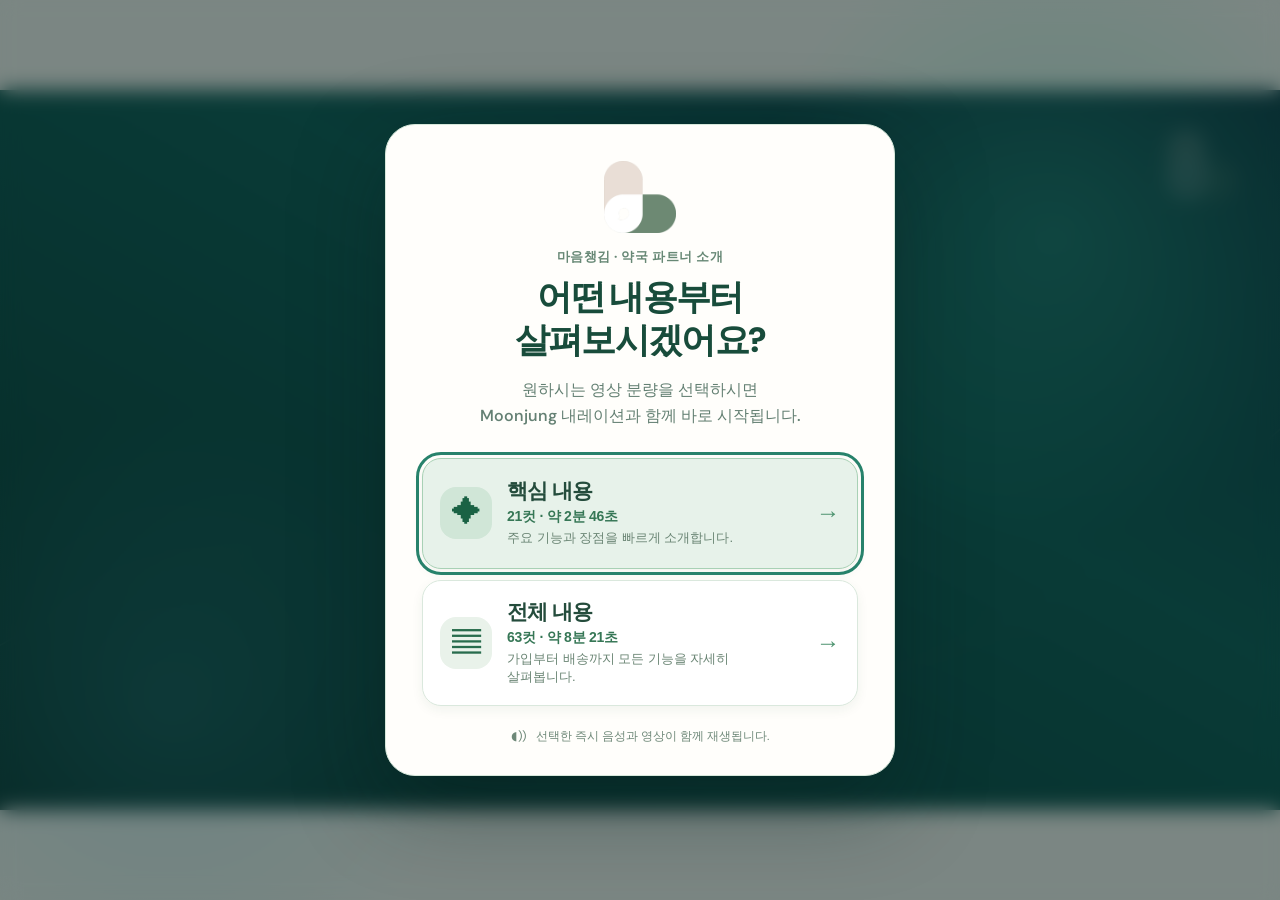
<file: v1/index.html>
<!doctype html>
<html lang="ko"><head><meta charset="utf-8"><meta name="viewport" content="width=device-width,initial-scale=1">
<meta name="theme-color" content="#071c29"><meta name="description" content="마음챙김 약국·약사 통합 운영 플랫폼 — 63컷 인터랙티브 소개 영상">
<title>마음챙김 | 풀스크린 브랜드 필름 6.1</title><link rel="icon" type="image/png" sizes="any" href="./brand-logo-icon.png"><link rel="apple-touch-icon" href="./brand-logo-icon.png"><link rel="stylesheet" href="design.css"></head>
<body><div class="shell">
 <header class="headbar">
  <div class="brand"><span class="brand-emblem"><span></span><span></span><span></span></span><strong>마음챙김</strong><small>BRAND MOTION STUDIO / 63 SCENES</small></div>
  <div class="headmeta"><span class="live-dot"></span> INTERACTIVE BRAND FILM <b>V4.0</b><span class="line"></span> MOONJUNG NARRATION</div>
 </header>
 <main class="screen-area">
  <div class="stage-frame" id="stageFrame">
    <svg id="stage" xmlns="http://www.w3.org/2000/svg" role="img" aria-label="마음챙김 서비스 소개 모션그래픽" width="1600" height="900" viewBox="0 0 1600 900"></svg>
    <div class="chapter-toast" id="chapterToast" aria-live="polite"></div>
  </div>
  <div class="reel">
   <div class="reel-head"><span class="reel-label">THE STORY</span><span class="reel-title" id="nowTitle">01 · 복잡한 약국 업무</span>
     <span id="chapterLabel" class="current-chapter">01 / INTRO</span><span class="reel-time" id="clock">00:00 / 08:21</span>
   </div>
   <div class="chapter-track" id="chapterTrack" aria-label="챕터별 진행도"></div>
   <input aria-label="영상 재생 위치 이동" type="range" id="seek" min="0" step=".02" value="0">
   <div class="controls">
    <button id="play" class="primary" aria-label="재생 또는 일시정지">▶ 재생</button>
    <button id="prev" title="이전 컷" aria-label="이전 컷">‹</button><button id="next" title="다음 컷" aria-label="다음 컷">›</button>
    <button id="muted" title="음성 끄기 / 켜기" aria-label="음성 끄기">◖))</button>
    <select aria-label="재생 모드" id="mode"><option value="all">전체 63컷</option><option value="highlights">핵심 21컷</option></select>
    <select aria-label="챕터 이동" id="chapters"></select>
    <button id="sceneListBtn" title="전체 컷 목차 열기" aria-label="컷 목차 보기">☷ 컷 목차</button>
    <div class="spacer"></div><button id="captionsBtn" aria-label="자막 표시" aria-pressed="false">▤ 자막</button>
    <button id="fullscreen" aria-label="전체화면 전환">⛶</button><span class="voice-tag">● MOONJUNG</span>
   </div>
  </div>
 </main>
 <footer class="disclaimer">
  <span>63컷 · 11챕터 · 개별 SVG 모션 · 음성 길이 기반 자동 전환 · 공식 명칭 ‘마음챙김’</span>
  <span>내부 검수용 · 화면·수치·고객정보는 모식도 · Typecast Free API 상업적 배포 조건 확인 필요</span>
 </footer>
 <dialog id="startDialog" class="play-choice-dialog" aria-labelledby="startHeading" aria-describedby="startSummary" aria-modal="true">
  <div class="play-choice-content">
   <img class="play-choice-logo" src="./brand-logo-icon.png" alt="마음챙김 공식 로고">
   <p class="play-choice-eyebrow">마음챙김 · 약국 파트너 소개</p>
   <h1 id="startHeading">어떤 내용부터<br>살펴보시겠어요?</h1>
   <p id="startSummary">원하시는 영상 분량을 선택하시면<br>Moonjung 내레이션과 함께 바로 시작됩니다.</p>
   <div class="play-choice-options">
    <button type="button" id="startHighlights" class="play-choice-option featured" aria-label="핵심 내용 21컷 내레이션과 함께 보기">
     <span class="play-choice-icon" aria-hidden="true">✦</span>
     <span class="play-choice-copy"><strong>핵심 내용</strong><small id="highlightsDuration">21컷 · 약 2분 46초</small><span>주요 기능과 장점을 빠르게 소개합니다.</span></span>
     <span class="play-choice-arrow" aria-hidden="true">→</span>
    </button>
    <button type="button" id="startAll" class="play-choice-option" aria-label="전체 내용 63컷 내레이션과 함께 보기">
     <span class="play-choice-icon" aria-hidden="true">▤</span>
     <span class="play-choice-copy"><strong>전체 내용</strong><small id="allDuration">63컷 · 약 8분 21초</small><span>가입부터 배송까지 모든 기능을 자세히 살펴봅니다.</span></span>
     <span class="play-choice-arrow" aria-hidden="true">→</span>
    </button>
   </div>
   <p class="play-choice-note"><span aria-hidden="true">◖))</span> 선택한 즉시 음성과 영상이 함께 재생됩니다.</p>
  </div>
 </dialog>
 <dialog id="endDialog" class="play-choice-dialog end-choice-dialog" aria-labelledby="endHeading" aria-modal="true">
  <div class="play-choice-content">
   <img class="play-choice-logo" src="./brand-logo-icon.png" alt="">
   <p class="play-choice-eyebrow">마음챙김 · 시청 완료</p>
   <h2 id="endHeading">시청해 주셔서<br>감사합니다.</h2>
   <p class="end-choice-desc">필요한 내용을 다시 보시거나<br>다른 분량으로 이어서 살펴보세요.</p>
   <div class="play-choice-options">
    <button type="button" id="replayCurrent" class="play-choice-option featured"><span class="play-choice-icon" aria-hidden="true">↺</span><span class="play-choice-copy"><strong>다시 보기</strong><span>방금 시청한 구성을 처음부터</span></span><span class="play-choice-arrow" aria-hidden="true">→</span></button>
    <button type="button" id="chooseAgain" class="play-choice-option"><span class="play-choice-icon" aria-hidden="true">☷</span><span class="play-choice-copy"><strong>다른 내용 선택</strong><span>전체 내용 또는 핵심 내용으로 변경</span></span><span class="play-choice-arrow" aria-hidden="true">→</span></button>
   </div>
  </div>
 </dialog>
 <button id="autoplayVoiceHint" type="button" hidden aria-label="내레이션 소리 켜기">◖)) 내레이션 켜기</button>
 <audio id="voice" preload="metadata"></audio>
 <div class="caption-subtitle" id="captionText" hidden></div>
 <dialog id="sceneDialog" class="scene-dialog"><header><h2>마음챙김 전체 컷</h2><button id="closeDialog" aria-label="닫기">✕</button></header><div id="sceneLinks"></div></dialog>
</div>
<script src="data.js"></script><script src="engine.js"></script><script src="scenes_ext.js"></script><script src="v5_design.js"></script><script src="v5_features.js"></script><script src="v6_motions.js"></script><script src="v6_1_polish.js"></script><script src="player.js"></script>
</body></html>
</file>
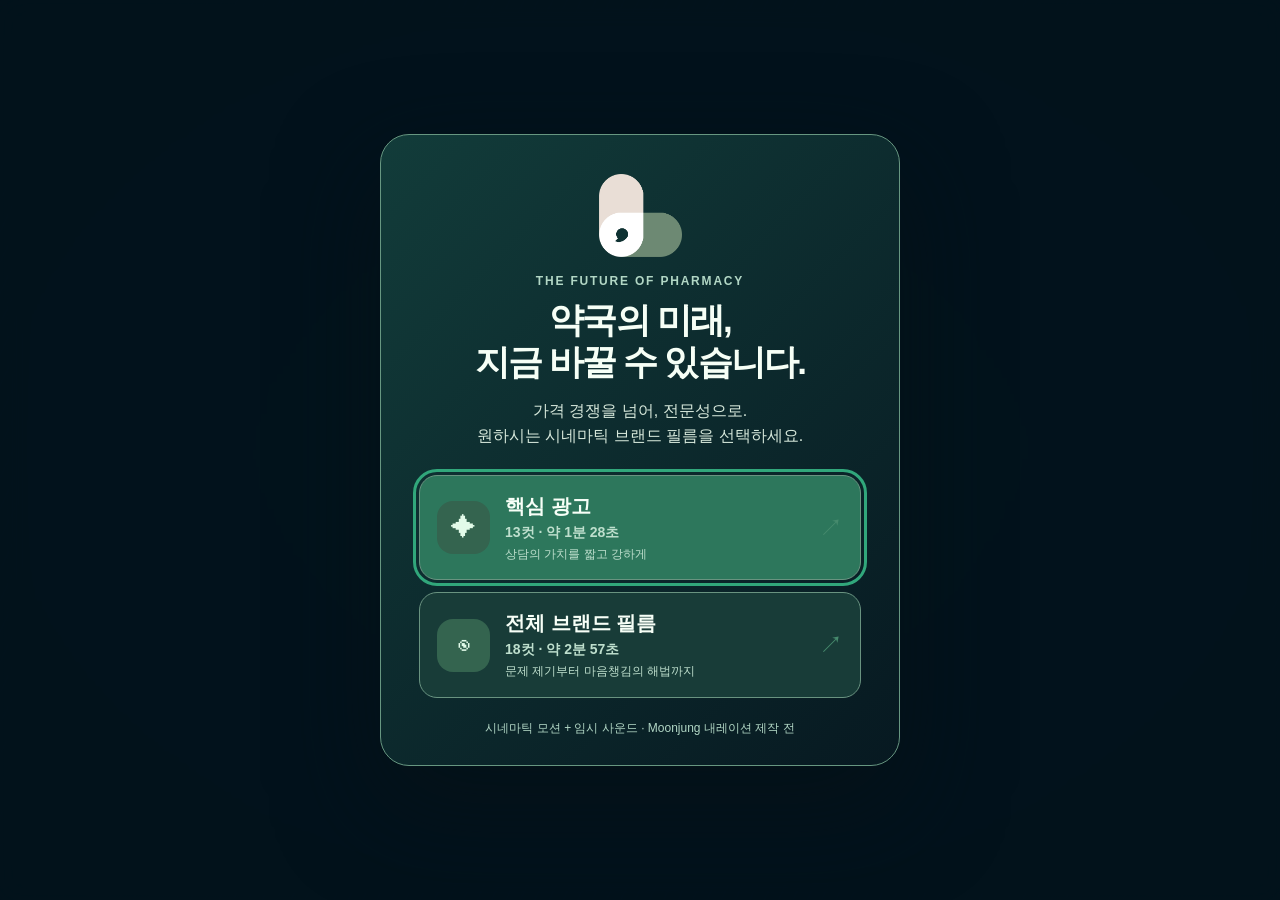
<file: why-v2/index.html>
<!doctype html>
<html lang="ko">
<head>
 <meta charset="utf-8"><meta name="viewport" content="width=device-width,initial-scale=1,viewport-fit=cover">
 <meta name="theme-color" content="#123E36"><meta name="description" content="왜 지금 마음챙김인가? 약사의 전문성을 강화하는 약국 상담 플랫폼 브랜드 필름">
 <title>약국의 미래를 바꾸다 | 마음챙김 시네마틱 V2</title>
 <link rel="icon" type="image/png" href="../v1/brand-logo-icon.png"><link rel="apple-touch-icon" href="../v1/brand-logo-icon.png">
 <link rel="stylesheet" href="./style.css">
</head>
<body>
 <main class="cinema" id="cinema" aria-label="마음챙김 브랜드 필름">
  <svg id="screen" viewBox="0 0 1600 900" role="img" aria-label="마음챙김 약사 전문성 브랜드 영상" xmlns="http://www.w3.org/2000/svg"></svg>
  <div id="caption" class="caption" hidden></div>
  <div id="hoverZone" class="hover-zone" aria-hidden="true"></div>
  <div id="controls" class="controls" aria-label="영상 재생 컨트롤">
   <button id="toggle" aria-label="재생 일시정지">▶</button><button id="back" aria-label="이전 장면">‹</button><button id="forward" aria-label="다음 장면">›</button>
   <div class="timing"><div class="seektrack" id="track" role="slider" tabindex="0" aria-label="영상 재생 위치" aria-valuemin="0" aria-valuemax="100" aria-valuenow="0"><span id="progress"></span></div><div class="seekmeta"><span id="sceneTitle">브랜드 필름</span><span id="clock">00:00 / 03:21</span></div></div>
   <button id="ambience" title="시네마틱 음향 끄기" aria-label="시네마틱 음향 끄기">♫</button><button id="sub" aria-label="자막 켜기" aria-pressed="false">▤</button><button id="fullscreen" aria-label="전체 화면">⛶</button><button id="scenesBtn" aria-label="컷 목록">☷</button>
  </div>
 </main>
 <dialog class="choice-dialog" id="choice" aria-labelledby="choiceTitle" aria-describedby="choiceDescription">
  <div class="choice-inner">
   <img src="../v1/brand-logo-icon.png" class="logo" alt="마음챙김 로고">
   <p class="eyebrow">THE FUTURE OF PHARMACY</p>
   <h1 id="choiceTitle">약국의 미래,<br>지금 바꿀 수 있습니다.</h1>
   <p id="choiceDescription">가격 경쟁을 넘어, 전문성으로.<br>원하시는 시네마틱 브랜드 필름을 선택하세요.</p>
   <div class="choices">
    <button class="selection primary" id="selectShort"><span class="selection-icon">✦</span><span class="selection-copy"><strong>핵심 광고</strong><small id="shortDuration">13컷 · 약 1분 28초</small><span>상담의 가치를 짧고 강하게</span></span><span class="arrow">↗</span></button>
    <button class="selection" id="selectFull"><span class="selection-icon">◉</span><span class="selection-copy"><strong>전체 브랜드 필름</strong><small id="fullDuration">18컷 · 약 2분 57초</small><span>문제 제기부터 마음챙김의 해법까지</span></span><span class="arrow">↗</span></button>
   </div>
   <p class="preview-notice">시네마틱 모션 + 임시 사운드 · Moonjung 내레이션 제작 전</p>
  </div>
 </dialog>
 <dialog class="choice-dialog end-dialog" id="ending" aria-labelledby="endTitle"><div class="choice-inner">
   <img src="../v1/brand-logo-icon.png" class="logo" alt="">
   <p class="eyebrow">YOUR PHARMACY. YOUR EXPERTISE.</p>
   <h2 id="endTitle">약사의 전문성이<br>이어지는 약국.</h2><p class="end-note">마음챙김과 함께 시작해 보세요.</p>
   <div class="choices"><button class="selection primary" id="replay"><span class="selection-icon">↻</span><span class="selection-copy"><strong>다시 보기</strong><span>방금 선택한 필름을 처음부터</span></span><span class="arrow">↗</span></button><button class="selection" id="choose"><span class="selection-icon">☷</span><span class="selection-copy"><strong>다른 내용 선택</strong><span>핵심 광고 / 전체 브랜드 필름</span></span><span class="arrow">↗</span></button></div>
  </div></dialog>
 <dialog id="sceneDialog" class="scene-dialog" aria-labelledby="indexTitle"><div class="index-head"><strong id="indexTitle">장면 이동</strong><button id="closeIndex" aria-label="닫기">×</button></div><div id="sceneOptions" class="scene-options"></div></dialog>
 <script src="./data.js"></script><script src="./cinematic.js"></script><script src="./player.js"></script><script src="./sound.js"></script>
</body>
</html>
</file>
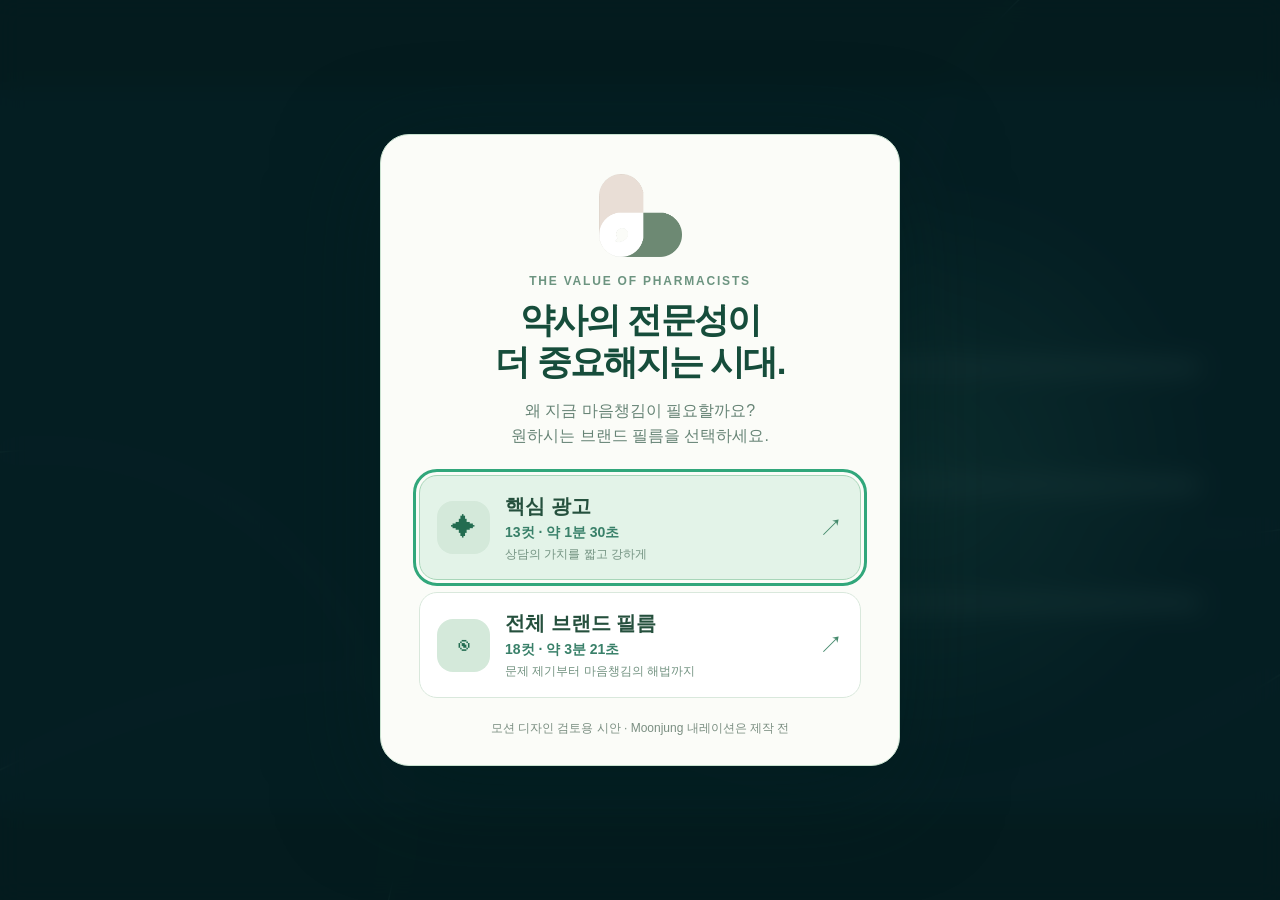
<file: why/index.html>
<!doctype html>
<html lang="ko">
<head>
 <meta charset="utf-8"><meta name="viewport" content="width=device-width,initial-scale=1,viewport-fit=cover">
 <meta name="theme-color" content="#123E36"><meta name="description" content="왜 지금 마음챙김인가? 약사의 전문성을 강화하는 약국 상담 플랫폼 브랜드 필름">
 <title>왜 지금, 마음챙김인가? | 브랜드 필름</title>
 <link rel="icon" type="image/png" href="../v1/brand-logo-icon.png"><link rel="apple-touch-icon" href="../v1/brand-logo-icon.png">
 <link rel="stylesheet" href="./style.css">
</head>
<body>
 <main class="cinema" id="cinema" aria-label="마음챙김 브랜드 필름">
  <svg id="screen" viewBox="0 0 1600 900" role="img" aria-label="마음챙김 약사 전문성 브랜드 영상" xmlns="http://www.w3.org/2000/svg"></svg>
  <div id="caption" class="caption" hidden></div>
  <div id="hoverZone" class="hover-zone" aria-hidden="true"></div>
  <div id="controls" class="controls" aria-label="영상 재생 컨트롤">
   <button id="toggle" aria-label="재생 일시정지">▶</button><button id="back" aria-label="이전 장면">‹</button><button id="forward" aria-label="다음 장면">›</button>
   <div class="timing"><div class="seektrack" id="track" role="slider" tabindex="0" aria-label="영상 재생 위치" aria-valuemin="0" aria-valuemax="100" aria-valuenow="0"><span id="progress"></span></div><div class="seekmeta"><span id="sceneTitle">브랜드 필름</span><span id="clock">00:00 / 03:21</span></div></div>
   <button id="sub" aria-label="자막 켜기" aria-pressed="false">▤</button><button id="fullscreen" aria-label="전체 화면">⛶</button><button id="scenesBtn" aria-label="컷 목록">☷</button>
  </div>
 </main>
 <dialog class="choice-dialog" id="choice" aria-labelledby="choiceTitle" aria-describedby="choiceDescription">
  <div class="choice-inner">
   <img src="../v1/brand-logo-icon.png" class="logo" alt="마음챙김 로고">
   <p class="eyebrow">THE VALUE OF PHARMACISTS</p>
   <h1 id="choiceTitle">약사의 전문성이<br>더 중요해지는 시대.</h1>
   <p id="choiceDescription">왜 지금 마음챙김이 필요할까요?<br>원하시는 브랜드 필름을 선택하세요.</p>
   <div class="choices">
    <button class="selection primary" id="selectShort"><span class="selection-icon">✦</span><span class="selection-copy"><strong>핵심 광고</strong><small id="shortDuration">13컷 · 약 1분 30초</small><span>상담의 가치를 짧고 강하게</span></span><span class="arrow">↗</span></button>
    <button class="selection" id="selectFull"><span class="selection-icon">◉</span><span class="selection-copy"><strong>전체 브랜드 필름</strong><small id="fullDuration">18컷 · 약 3분 21초</small><span>문제 제기부터 마음챙김의 해법까지</span></span><span class="arrow">↗</span></button>
   </div>
   <p class="preview-notice">모션 디자인 검토용 시안 · Moonjung 내레이션은 제작 전</p>
  </div>
 </dialog>
 <dialog class="choice-dialog end-dialog" id="ending" aria-labelledby="endTitle"><div class="choice-inner">
   <img src="../v1/brand-logo-icon.png" class="logo" alt="">
   <p class="eyebrow">YOUR PHARMACY. YOUR EXPERTISE.</p>
   <h2 id="endTitle">약사의 전문성이<br>이어지는 약국.</h2><p class="end-note">마음챙김과 함께 시작해 보세요.</p>
   <div class="choices"><button class="selection primary" id="replay"><span class="selection-icon">↻</span><span class="selection-copy"><strong>다시 보기</strong><span>방금 선택한 필름을 처음부터</span></span><span class="arrow">↗</span></button><button class="selection" id="choose"><span class="selection-icon">☷</span><span class="selection-copy"><strong>다른 내용 선택</strong><span>핵심 광고 / 전체 브랜드 필름</span></span><span class="arrow">↗</span></button></div>
  </div></dialog>
 <dialog id="sceneDialog" class="scene-dialog" aria-labelledby="indexTitle"><div class="index-head"><strong id="indexTitle">장면 이동</strong><button id="closeIndex" aria-label="닫기">×</button></div><div id="sceneOptions" class="scene-options"></div></dialog>
 <script src="./data.js"></script><script src="./art.js"></script><script src="./player.js"></script>
</body>
</html>
</file>
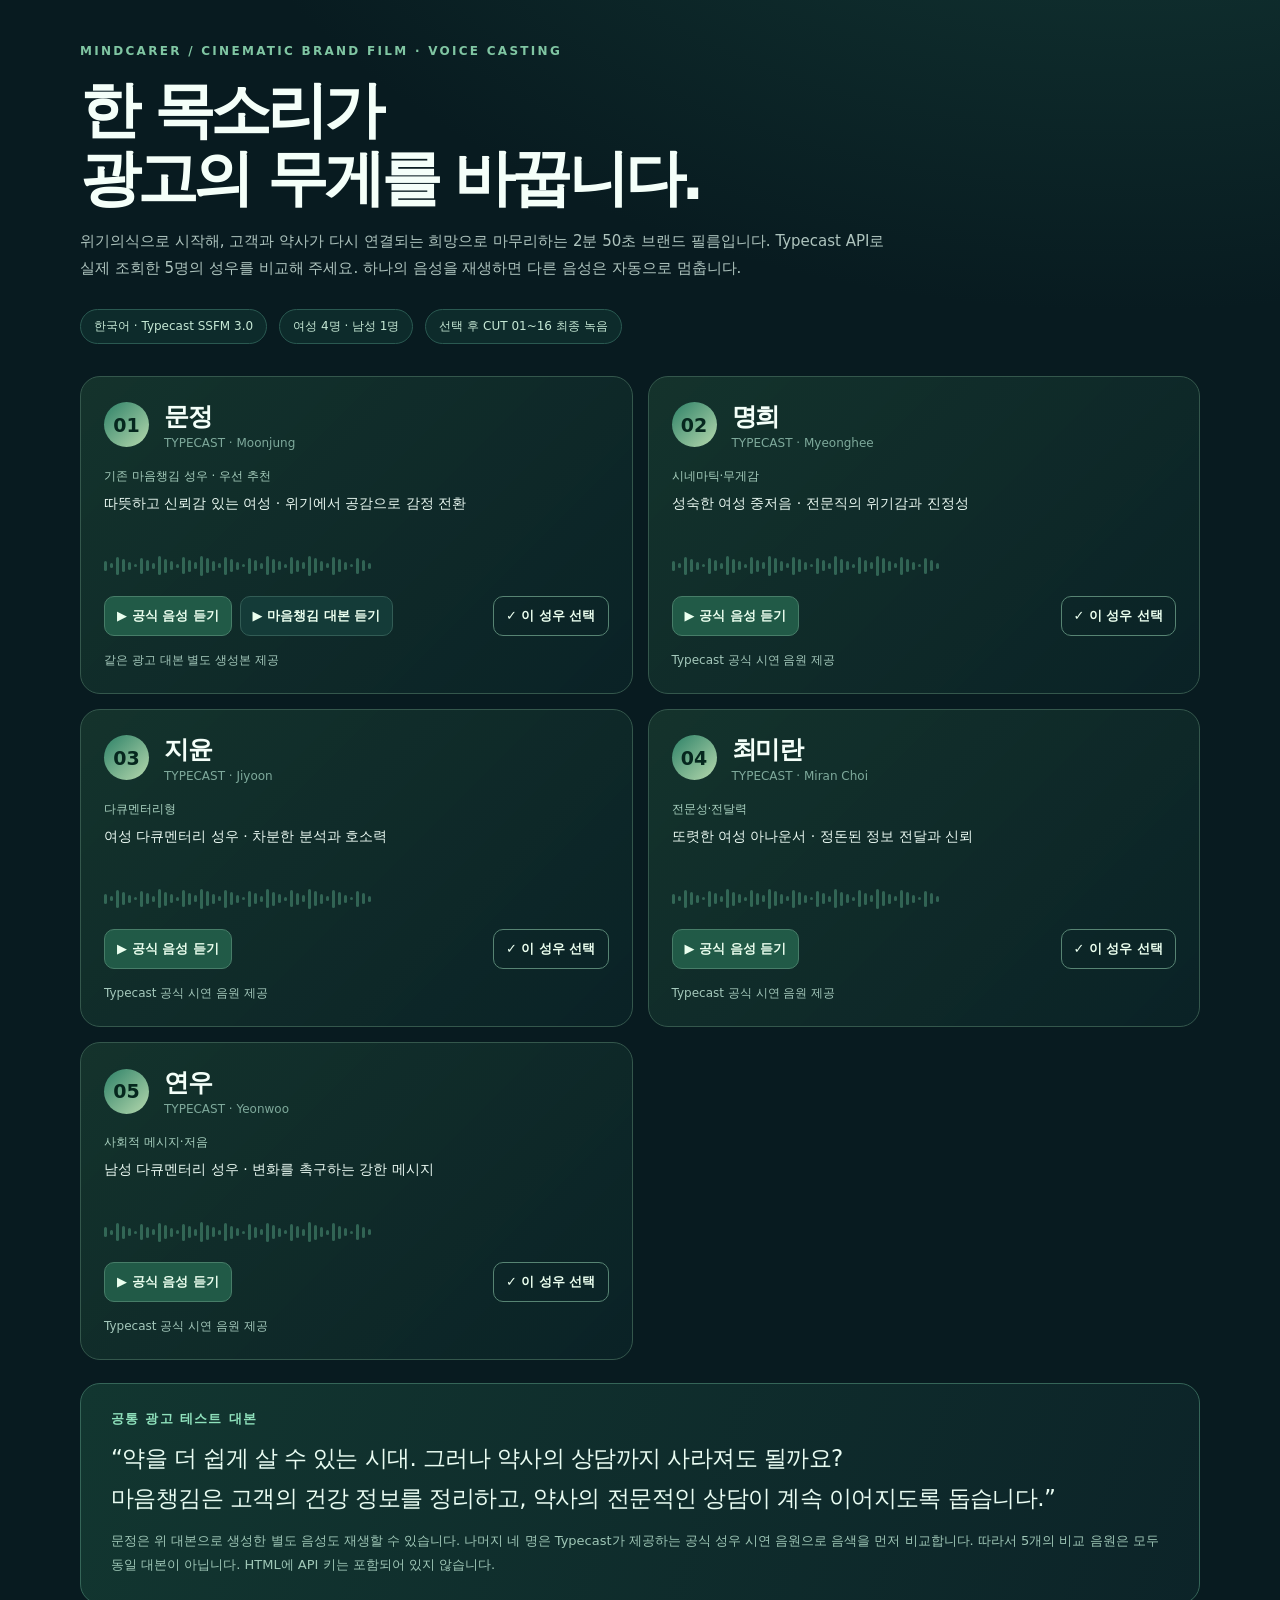
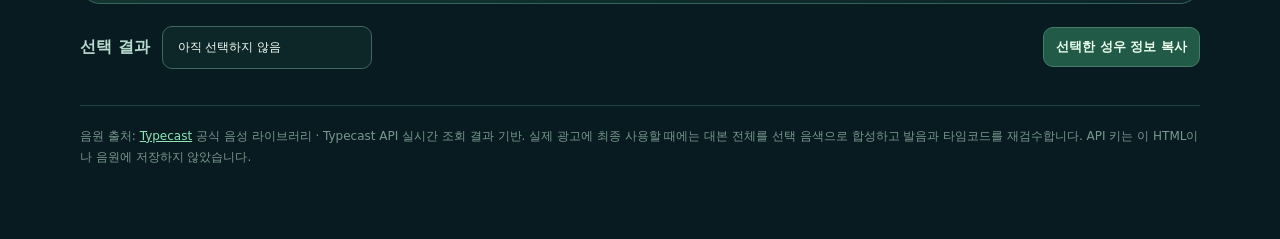
<file: why-v2/voices/index.html>
<!doctype html>
<html lang="ko">
<head><meta charset="utf-8"><meta name="viewport" content="width=device-width,initial-scale=1"><meta name="color-scheme" content="dark"><title>마음챙김 | TYPECAST 나레이션 성우 5인 미리듣기</title><style>
:root{font-family:'Pretendard',system-ui,-apple-system,'Noto Sans KR','Malgun Gothic',sans-serif;background:#081b20;color:#f4fff9}*{box-sizing:border-box}body{margin:0;min-height:100vh;background:radial-gradient(1000px 680px at 88% -20%,#1d5247aa,transparent),#081b20}.wrap{width:min(1120px,calc(100% - 36px));margin:auto;padding:44px 0 70px}.eyebrow{font-size:12px;letter-spacing:.19em;color:#80c6a3;font-weight:800}h1{margin:18px 0 10px;font-size:clamp(30px,5.5vw,61px);letter-spacing:-.07em;line-height:1.12}header p{line-height:1.8;max-width:820px;color:#aec4be;font-size:15px}.overview{display:flex;gap:12px;align-items:center;flex-wrap:wrap;margin:27px 0 32px}.pill{border:1px solid #2a5951;color:#c6e8d5;border-radius:999px;padding:8px 13px;font-size:12px;background:#0d2b2b}.featured{font-size:12px;color:#76d8ac;font-weight:850}.grid{display:grid;grid-template-columns:repeat(2,minmax(0,1fr));gap:15px}.voice{border:1px solid #34574c;background:linear-gradient(135deg,#17392fcc,#0a2226);border-radius:20px;padding:23px;transition:transform .2s,border-color .2s}.voice:hover{transform:translateY(-2px);border-color:#73b999}.voice.selected{border:2px solid #58d69c;box-shadow:0 0 0 2px #75d69a20}.vhead{display:flex;gap:15px;align-items:center}.num{width:45px;height:45px;background:linear-gradient(135deg,#2d8167,#b6d9ae);color:#06271e;border-radius:50%;display:grid;place-items:center;font-size:19px;font-weight:900;flex-shrink:0}.vname{font-size:25px;font-weight:850;letter-spacing:-.05em}.eng{font-size:12px;color:#7ea99b;margin-top:3px}.tag{font-size:12px;color:#a7cfbe;margin:18px 0 7px}.role{min-height:45px;color:#e9f8f1;font-size:14px;line-height:1.6}.control{display:flex;gap:8px;align-items:center;flex-wrap:wrap;margin-top:18px}.button{border:1px solid #477d68;background:#215a47;color:#ebffef;border-radius:10px;padding:10px 12px;font:inherit;font-size:13px;font-weight:750;cursor:pointer;transition:.18s}.button:hover{background:#338063}.button.secondary{background:#143b38;border-color:#325c55}.button.pick{margin-left:auto;background:transparent;border-color:#578473}.voice.selected .button.pick{background:#208e68}.duration{color:#6a9388;font-size:11px;letter-spacing:.07em}.mini{font-size:12px;color:#a4c8bb;margin-top:15px;line-height:1.6}.wave{display:flex;gap:3px;height:24px;align-items:center;margin-top:17px;opacity:.32}.bar{width:3px;min-height:3px;background:#78ddb0;border-radius:9px}.voice.playing .wave{opacity:1}.voice.playing .bar{animation:wave 1s ease-in-out infinite alternate;animation-delay:calc(var(--i)*-50ms)}@keyframes wave{to{height:7px}}.wide{grid-column:1/-1}.script{border-radius:20px;background:linear-gradient(110deg,#123630,#1230346b);padding:26px 30px;margin-top:23px;border:1px solid #356558}.sectiontitle{font-weight:800;color:#8fe1bc;font-size:13px;letter-spacing:.1em}.quote{font-size:clamp(17px,2.2vw,23px);line-height:1.75;letter-spacing:-.025em;margin:10px 0;color:#e9fcf2}.note{color:#9fc7b7;font-size:13px;line-height:1.85}.footer{display:flex;gap:12px;margin-top:22px;flex-wrap:wrap;align-items:center}.selected-label{color:#b7dacd;font-weight:750}.answer{display:inline-block;background:#0d2627;padding:12px 15px;border:1px solid #41665d;border-radius:10px;font-size:12px;min-width:210px}.copy{margin-left:auto}.attribution{margin-top:36px;border-top:1px solid #24433e;padding-top:20px;color:#77998e;font-size:12px;line-height:1.8}a{color:#8de5b4;text-decoration:underline}button:focus-visible{outline:3px solid #b0dca9;outline-offset:3px}@media(max-width:720px){.grid{grid-template-columns:1fr}.wrap{width:calc(100% - 28px);padding-top:28px}.voice{padding:18px}.copy{margin-left:0}header p{font-size:13px}}
</style></head><body><main class="wrap"><header><div class="eyebrow">MINDCARER / CINEMATIC BRAND FILM · VOICE CASTING</div><h1>한 목소리가<br>광고의 무게를 바꿉니다.</h1><p>위기의식으로 시작해, 고객과 약사가 다시 연결되는 희망으로 마무리하는 2분 50초 브랜드 필름입니다. Typecast API로 실제 조회한 5명의 성우를 비교해 주세요. 하나의 음성을 재생하면 다른 음성은 자동으로 멈춥니다.</p></header><div class="overview"><span class="pill">한국어 · Typecast SSFM 3.0</span><span class="pill">여성 4명 · 남성 1명</span><span class="pill">선택 후 CUT 01~16 최종 녹음</span></div>
<div class="grid" id="grid"></div>
<section class="script"><div class="sectiontitle">공통 광고 테스트 대본</div><p class="quote">“약을 더 쉽게 살 수 있는 시대. 그러나 약사의 상담까지 사라져도 될까요?<br>마음챙김은 고객의 건강 정보를 정리하고, 약사의 전문적인 상담이 계속 이어지도록 돕습니다.”</p><div class="note">문정은 위 대본으로 생성한 별도 음성도 재생할 수 있습니다. 나머지 네 명은 Typecast가 제공하는 공식 성우 시연 음원으로 음색을 먼저 비교합니다. 따라서 5개의 비교 음원은 모두 동일 대본이 아닙니다. HTML에 API 키는 포함되어 있지 않습니다.</div></section>
<div class="footer"><span class="selected-label">선택 결과</span><span class="answer" id="selection">아직 선택하지 않음</span><button class="button copy" id="copy" type="button">선택한 성우 정보 복사</button></div><div class="attribution">음원 출처: <a href="https://typecast.ai/kr/" target="_blank" rel="noopener">Typecast</a> 공식 음성 라이브러리 · Typecast API 실시간 조회 결과 기반. 실제 광고에 최종 사용할 때에는 대본 전체를 선택 음색으로 합성하고 발음과 타임코드를 재검수합니다. API 키는 이 HTML이나 음원에 저장하지 않았습니다.</div></main>
<script>
const demoText='약을 더 쉽게 살 수 있는 시대. 그러나 약사의 상담까지 사라져도 될까요? 마음챙김은 고객의 건강 정보를 정리하고, 약사의 전문적인 상담이 계속 이어지도록 돕습니다.';
const voices=[
{id:'tc_68f9c6a72f0f04a417bb136f',name:'문정',eng:'Moonjung',role:'따뜻하고 신뢰감 있는 여성 · 위기에서 공감으로 감정 전환',kind:'기존 마음챙김 성우 · 우선 추천',url:'https://static2.typecast.ai/c/251023_moonjung/moonjung_mixdown.mp3',custom:'https://d2ol7oe51mr4n9.cloudfront.net/user_3DvWArayUaZKXw8j677RWThaVcj/8f7ae34b-2fee-4350-af3a-5f10ecbb23d9.mp3'},
{id:'tc_5c789c347ad86500073a02cf',name:'명희',eng:'Myeonghee',role:'성숙한 여성 중저음 · 전문직의 위기감과 진정성',kind:'시네마틱·무게감',url:'https://static2.typecast.ai/c/audio_QA-approved_1761021415637/250929141417_5c789c347ad86500073a02cf_SSFM-V3_0.mp3'},
{id:'tc_62296627a4ff5d1ee6bf4ecc',name:'지윤',eng:'Jiyoon',role:'여성 다큐멘터리 성우 · 차분한 분석과 호소력',kind:'다큐멘터리형',url:'https://static2.typecast.ai/c/audio_QA-approved_1761021415637/250929142428_62296627a4ff5d1ee6bf4ecc_SSFM-V3_0.mp3'},
{id:'tc_65e02cf60c83f6b4209f4343',name:'최미란',eng:'Miran Choi',role:'또렷한 여성 아나운서 · 정돈된 정보 전달과 신뢰',kind:'전문성·전달력',url:'https://static2.typecast.ai/c/audio_QA-approved_1761021415637/250929142516_65e02cf60c83f6b4209f4343_SSFM-V3_0.mp3'},
{id:'tc_5eb55cf1f0b0a700071f89c7',name:'연우',eng:'Yeonwoo',role:'남성 다큐멘터리 성우 · 변화를 촉구하는 강한 메시지',kind:'사회적 메시지·저음',url:'https://static2.typecast.ai/c/251023_preview/yeonwoo_mixdown.mp3'}
];
let activeAudio=null,selected=null;const grid=document.getElementById('grid');
for(let i=0;i<voices.length;i++){
 const v=voices[i],card=document.createElement('article');card.className='voice';card.dataset.i=i;
 card.innerHTML=`<div class="vhead"><div class="num">${String(i+1).padStart(2,'0')}</div><div><div class="vname">${v.name}</div><div class="eng">TYPECAST · ${v.eng}</div></div></div><div class="tag">${v.kind}</div><div class="role">${v.role}</div><div class="wave">${Array.from({length:45},(_,n)=>`<span class="bar" style="height:${3+(n*13+7)%18}px;--i:${n}"></span>`).join('')}</div><div class="control"><button class="button preview" type="button">▶ 공식 음성 듣기</button>${v.custom?'<button class="button secondary custom" type="button">▶ 마음챙김 대본 듣기</button>':''}<button class="button pick" type="button">✓ 이 성우 선택</button></div><div class="mini">${v.custom?'같은 광고 대본 별도 생성본 제공':'Typecast 공식 시연 음원 제공'}</div>`;
 const audio=document.createElement('audio');audio.preload='none';card.append(audio);
 function play(src,button){if(activeAudio){activeAudio.pause();activeAudio.currentTime=0;document.querySelectorAll('.voice').forEach(x=>x.classList.remove('playing'));document.querySelectorAll('button.preview,button.custom').forEach(b=>b.textContent=b.classList.contains('custom')?'▶ 마음챙김 대본 듣기':'▶ 공식 음성 듣기');if(activeAudio===audio&&activeAudio.dataset.url===src){activeAudio=null;return}}
  audio.src=src;audio.dataset.url=src;activeAudio=audio;audio.play().then(()=>{card.classList.add('playing');button.textContent='Ⅱ 일시정지';}).catch(()=>{alert('음원을 불러올 수 없습니다. 네트워크 연결을 확인해 주세요.')});}
 card.querySelector('.preview').addEventListener('click',e=>play(v.url,e.currentTarget));if(v.custom)card.querySelector('.custom').addEventListener('click',e=>play(v.custom,e.currentTarget));
 card.querySelector('.pick').addEventListener('click',()=>{selected=v;document.querySelectorAll('.voice').forEach(x=>x.classList.remove('selected'));card.classList.add('selected');document.getElementById('selection').textContent=`${v.name} (${v.eng}) · ${v.id}`});
 audio.addEventListener('ended',()=>{card.classList.remove('playing');const b=card.querySelector('.preview');b.textContent='▶ 공식 음성 듣기';if(v.custom)card.querySelector('.custom').textContent='▶ 마음챙김 대본 듣기';if(activeAudio===audio)activeAudio=null});grid.append(card);
}
document.getElementById('copy').addEventListener('click',async()=>{if(!selected){alert('먼저 성우를 선택해 주세요.');return}const t=`마음챙김 시네마틱 광고 나레이션 성우는 ${selected.name} (${selected.eng}) · voice_id ${selected.id} 로 결정했습니다. 해당 성우로 16컷 전체 나레이션을 진행해 주세요.`;try{await navigator.clipboard.writeText(t);alert('선택 정보를 복사했습니다. ChatGPT 대화창에 붙여넣어 주세요.')}catch(e){prompt('아래 내용을 복사해 ChatGPT에 보내 주세요.',t)}});
</script></body></html>
</file>
<file: v1/design.css>
@import url('https://fonts.googleapis.com/css2?family=DM+Sans:wght@400;500;600;700;800&display=swap');
:root{--ink:#eaf5f5;--muted:#8fa9b3;--jade:#4ac8b1;--navy:#0a2533;--panel:#102a38}
*{box-sizing:border-box}html,body{margin:0;min-height:100%;color:var(--ink);font-family:'DM Sans','Apple SD Gothic Neo','Noto Sans CJK KR',system-ui,sans-serif}
body{background:radial-gradient(ellipse at 50% 0%,#164051 0%,#0b1c27 58%,#061520 100%);background-attachment:fixed}
.shell{width:min(100% - 44px,1530px);margin:0 auto;padding-bottom:26px}
.headbar{display:flex;justify-content:space-between;align-items:center;height:99px;gap:18px}
.brand{display:flex;align-items:center;gap:12px}
.brand strong{font-size:23px;letter-spacing:-1.1px;font-weight:850}
.brand small{color:#7398a9;margin-left:8px;font-size:11px;letter-spacing:1.65px;white-space:nowrap;font-weight:700}
.brand-emblem{position:relative;background:#ddf8ed;border-radius:50%;width:33px;height:33px;flex:none}
.brand-emblem span{position:absolute;width:7px;height:14px;background:#0d625a;transform:rotate(38deg);border-radius:5px 5px 3px 3px;top:9px;left:13px}
.brand-emblem span:nth-child(2){top:11px;left:7px;transform:rotate(-42deg);opacity:.58}
.brand-emblem span:nth-child(3){top:11px;left:19px;transform:rotate(120deg);opacity:.76}
.headmeta{font-size:11px;letter-spacing:1.6px;color:#91aeb9;display:flex;align-items:center;gap:12px;white-space:nowrap;font-weight:700}
.headmeta b{color:#fff}.headmeta .line{background:#2a4a58;width:35px;height:1px}.live-dot{width:7px;height:7px;border-radius:50%;background:#51dfb8;box-shadow:0 0 13px #42d9c080}
.screen-area{overflow:hidden;border-radius:20px;border:1px solid #547a8b55;box-shadow:0 22px 88px #0009,0 0 0 1px #aeead810;max-width:1455px;margin:auto}
.stage-frame{width:100%;aspect-ratio:16/9;position:relative;background:#0b2431;overflow:hidden}
#stage{position:absolute;width:100%;height:100%;display:block;inset:0}
.reel{background:#0a2330;padding:17px 24px 18px;border-top:1px solid #284a59}
.reel-head{display:flex;align-items:center;gap:17px;height:27px}
.reel-label{font-size:10px;letter-spacing:2px;color:#76a5aa;font-weight:800;white-space:nowrap}
.reel-title{font-size:14px;letter-spacing:-.3px;font-weight:700;color:#f1f9f7;white-space:nowrap;overflow:hidden;text-overflow:ellipsis}
.reel-time{font-size:12px;color:#a2c3cb;margin-left:auto;white-space:nowrap;font-variant-numeric:tabular-nums}
#seek{display:block;width:100%;margin:10px 0 18px;appearance:none;height:4px;background:#315261;outline:none;border-radius:4px;accent-color:#64d7ba;cursor:pointer}
#seek::-webkit-slider-thumb{appearance:none;width:13px;height:13px;background:#65e6bd;border:3px solid #173545;border-radius:50%;box-shadow:0 0 0 2px #64d7ba44;cursor:grab}
.controls{display:flex;align-items:center;gap:7px}
.controls button{background:#17384a;border:1px solid #386172;color:#d7e8ec;font-size:13px;height:36px;min-width:37px;padding:0 13px;border-radius:10px;cursor:pointer;transition:background .2s,border-color .2s,transform .2s}
.controls button:hover{background:#245a67;border-color:#65bda9;transform:translateY(-1px)}
.controls .primary{background:#baf2d6;border-color:#baf2d6;color:#082a2b;font-weight:800;min-width:90px}
.controls .primary:hover{background:#fff}
.controls .spacer{flex:1}
.chips{display:flex;gap:5px;margin-left:16px;align-items:center}
.chips button{min-width:36px;height:32px;font-size:11px;padding:0 9px;border-color:#335264;color:#a6bec7}
.chips button.current{background:#dcf9e9;color:#0a5849;border-color:#dcf9e9;font-weight:800}
.voice-tag{color:#95d5c2;font-size:10px;letter-spacing:1px;font-weight:850;white-space:nowrap;padding:10px 5px}
.disclaimer{display:flex;justify-content:space-between;gap:14px;font-size:11px;color:#7699a5;line-height:1.5;margin:15px 4px}
@media(max-width:850px){.headbar{height:76px}.brand small,.headmeta{display:none}.shell{width:calc(100% - 16px)}.reel{padding:12px}.controls{flex-wrap:wrap}.chips{order:2;width:100%;margin:4px 0;justify-content:center}.controls .spacer{display:none}.voice-tag{margin-left:auto}.disclaimer{flex-direction:column;gap:4px}.reel-title{font-size:12px}}
body.render{background:#fff}
body.render .shell{width:1920px;margin:0;padding:0;max-width:none}
body.render .stage-frame{width:1920px;height:1080px;border:0;border-radius:0}
body.render .screen-area{width:1920px;max-width:none;border:0;border-radius:0;box-shadow:none}
body.render .headbar,body.render .reel,body.render .disclaimer{display:none}

/* Complete 63-scene Studio controls */
.chapter-track{display:flex;gap:3px;align-items:stretch;margin:11px 0 2px;height:9px}
.chapter-track button{border:0;cursor:pointer;min-width:4px;background:#395664;border-radius:3px;padding:0;position:relative;opacity:.74}
.chapter-track button[data-active="true"]{background:#94ebc9;box-shadow:0 0 9px #41caa088;opacity:1}
.chapter-track button:hover{opacity:1;filter:brightness(1.4)}
.chapter-track button:focus-visible{outline:2px solid white;outline-offset:3px}
.chapter-track .played{display:block;background:#90ddbe;height:100%;border-radius:3px;pointer-events:none}
.chapter-track button .tooltip{display:none}
.current-chapter{font-size:11px;color:#9fdccc;padding:5px 10px;background:#1b4550;border-radius:8px;white-space:nowrap;font-weight:750}
.controls select{font:inherit;font-size:12px;font-weight:750;color:#c7e5e3;border:1px solid #3b6170;background:#17384a;border-radius:9px;padding:8px 10px;max-width:175px;cursor:pointer}
.controls option{background:#17384a;color:white}
.chapter-toast{position:absolute;top:22px;right:23px;padding:8px 16px;background:#0b3f40bb;color:#e2fbf2;border:1px solid #6ca59e55;font-size:12px;letter-spacing:1px;border-radius:24px;pointer-events:none;opacity:0;transition:opacity .3s}
.caption-subtitle{position:fixed;bottom:11%;left:50%;transform:translateX(-50%);max-width:min(88vw,1100px);min-width:240px;text-align:center;background:#0a1d27df;color:#fff;box-shadow:0 12px 32px #0006;border:1px solid #62917c60;border-radius:13px;font-size:19px;line-height:1.65;padding:11px 24px;pointer-events:none;z-index:500;font-weight:750}
.caption-subtitle[hidden]{display:none}
.scene-dialog{background:#0d2835;color:#eaf9f4;border:1px solid #47776c;box-shadow:0 25px 90px #000a;border-radius:18px;width:min(95vw,960px);max-height:min(85vh,820px);padding:0}
.scene-dialog::backdrop{background:#04151ad4;backdrop-filter:blur(8px)}
.scene-dialog header{position:sticky;top:0;background:#0c2a36;display:flex;justify-content:space-between;align-items:center;padding:18px 23px;border-bottom:1px solid #315463;z-index:2}
.scene-dialog h2{margin:0;font-size:23px}
.scene-dialog header button{font-size:20px;border:0;background:#214c53;color:#dff9ee;border-radius:10px;padding:9px 14px;cursor:pointer}
#sceneLinks{padding:16px 22px 28px}
#sceneLinks .chapterTitle{font-size:14px;color:#8bc8b8;font-weight:850;margin:22px 0 10px;letter-spacing:.7px;padding-bottom:6px;border-bottom:1px solid #386172}
#sceneLinks .cutgrid{display:grid;grid-template-columns:repeat(2,minmax(0,1fr));gap:8px}
#sceneLinks button{width:100%;display:flex;text-align:left;align-items:center;gap:11px;border-radius:10px;padding:12px 13px;border:1px solid #2d5360;background:#173c4a;color:#e6f3f0;cursor:pointer;font:inherit;font-size:14px}
#sceneLinks button:hover{background:#285e5b}
#sceneLinks button .num{color:#92e8c6;font-weight:850;width:23px}
#sceneLinks button .dur{margin-left:auto;color:#98b8b9;font-size:11px}
@media(max-width:920px){.reel-head{gap:7px}.current-chapter{display:none}.controls select{max-width:135px}.controls .voice-tag{display:none}}
@media(max-width:680px){.controls{gap:6px}.controls select{max-width:42%;flex:1}.controls button{min-width:32px;padding:0 10px}.reel-title{white-space:nowrap;max-width:150px}.chapter-track{height:8px}.caption-subtitle{font-size:13px;padding:8px 12px}#sceneLinks .cutgrid{grid-template-columns:1fr}}
body.render .caption-subtitle,body.render .scene-dialog{display:none}

/* v5 full-bleed: content only, chrome appears only on user interaction */
html,body{height:100%;overflow:hidden;background:#F8F7F2}
.shell{position:fixed;inset:0;width:100vw!important;height:100dvh!important;max-width:none!important;margin:0!important;padding:0!important;overflow:hidden}
.headbar,.disclaimer,.reel-head,.chapter-track{display:none!important}
.screen-area{position:absolute!important;inset:0;width:100vw!important;height:100dvh!important;max-width:none!important;margin:0!important;border:0!important;border-radius:0!important;box-shadow:none!important;overflow:hidden!important}
.stage-frame{position:absolute!important;inset:0;width:100vw!important;height:100dvh!important;aspect-ratio:auto!important;background:#F8F7F2}
#stage{width:100%!important;height:100%!important;position:absolute;inset:0;display:block;object-fit:contain}
.reel{position:fixed!important;left:50%!important;right:auto!important;bottom:18px!important;width:min(1040px,calc(100vw - 24px));max-width:1040px;transform:translate(-50%,20px);opacity:0;visibility:hidden;pointer-events:none;background:#0A282BAA!important;backdrop-filter:blur(18px);border:1px solid #7ebaa15c;border-radius:22px!important;padding:15px 21px 12px!important;box-shadow:0 15px 45px #0006;transition:opacity .25s,transform .25s,visibility .25s;z-index:70}
.shell:hover .reel,.reel:hover,.reel:focus-within,.shell:has(.scene-dialog[open]) .reel{opacity:1;visibility:visible;pointer-events:auto;transform:translate(-50%,0)}
#seek{margin:0 0 13px!important;height:4px}
.controls{gap:8px;flex-wrap:nowrap!important}.controls .primary{min-width:90px}
.controls select{max-width:160px}.controls .voice-tag{font-size:10px;color:#ceead7}
.caption-subtitle{bottom:17%;font-family:"Apple SD Gothic Neo","Noto Sans CJK KR",sans-serif;word-break:keep-all;overflow-wrap:normal}
@media(hover:none){.reel{opacity:1;visibility:visible;pointer-events:auto;transform:translate(-50%,0);bottom:10px!important;padding:9px 10px!important}}
@media(max-width:800px){.reel{width:calc(100vw - 12px);bottom:6px!important}.controls{flex-wrap:wrap!important;gap:5px}.controls select{max-width:48%;flex:1}.controls button{height:32px!important}.controls .spacer{display:none}}
body.render .shell,body.render .screen-area,body.render .stage-frame{width:1920px!important;height:1080px!important;position:absolute!important;inset:0}
body.render #stage{width:1920px!important;height:1080px!important}
body.render .reel{display:none!important}

/* Autoplay sound permission fallback: visible only if the browser blocks narration. */
#autoplayVoiceHint[hidden]{display:none!important}
#autoplayVoiceHint{position:fixed;right:22px;top:20px;z-index:200;border:1px solid #a5ddc1;background:#0d433ce8;color:#effff4;border-radius:30px;padding:13px 19px;font-family:inherit;font-weight:700;font-size:16px;line-height:1.2;box-shadow:0 8px 25px #021f2044;cursor:pointer;backdrop-filter:blur(9px)}
#autoplayVoiceHint:hover,#autoplayVoiceHint:focus-visible{background:#116451;outline:2px solid #a6e5c5;outline-offset:2px}
@media(max-width:600px){#autoplayVoiceHint{top:10px;right:10px;font-size:13px;padding:10px 13px}}

/* v1 opening selector — presented before audio/visual playback. */
.play-choice-dialog{position:fixed;margin:auto;inset:0;max-width:calc(100vw - 28px);width:510px;max-height:min(94dvh,900px);padding:0;border:1px solid #d7e8db;border-radius:30px;background:#fffefb;color:#234a3b;box-shadow:0 28px 90px #071e1e60;overflow:auto;z-index:400}
.play-choice-dialog::backdrop{background:rgba(8,32,29,.52);backdrop-filter:blur(10px);-webkit-backdrop-filter:blur(10px)}
.play-choice-content{padding:36px 36px 30px;display:flex;align-items:center;flex-direction:column;text-align:center;gap:0}
.play-choice-logo{width:72px;height:72px;object-fit:contain;margin-bottom:15px}
.play-choice-eyebrow{font-size:13px;letter-spacing:.04em;color:#678875;font-weight:800;margin:0 0 10px}
.play-choice-content h1,.play-choice-content h2{font-size:35px;line-height:1.23;letter-spacing:-.047em;color:#184c3b;margin:0 0 15px;font-weight:900;word-break:keep-all;overflow-wrap:normal}
.play-choice-content #startSummary,.play-choice-content .end-choice-desc{font-size:16px;line-height:1.65;color:#648073;font-weight:550;word-break:keep-all;margin:0 0 28px}
.play-choice-options{display:flex;flex-direction:column;gap:11px;width:100%}
.play-choice-option{appearance:none;border:1px solid #dae8dd;border-radius:19px;background:white;display:flex;align-items:center;text-align:left;width:100%;min-height:111px;padding:18px 17px;gap:15px;color:#234a3b;cursor:pointer;box-shadow:0 4px 12px #244b3410;transition:background .2s,box-shadow .2s,transform .2s,border-color .2s}
.play-choice-option:hover{transform:translateY(-2px);border-color:#7ba891;box-shadow:0 12px 24px #244b341d}
.play-choice-option:focus-visible{outline:3px solid #27826b;outline-offset:3px}
.play-choice-option.featured{background:#e7f2ea;border-color:#a8d1b5}
.play-choice-icon{width:52px;height:52px;min-width:52px;border-radius:16px;display:grid;place-items:center;background:#e9f2ea;color:#286c4d;font-size:28px;font-weight:850}
.play-choice-option.featured .play-choice-icon{background:#d0e6d7;color:#1a6244}
.play-choice-copy{display:flex;flex-direction:column;flex:1;gap:3px;min-width:0}
.play-choice-copy strong{font-size:21px;color:#244c3c;line-height:1.28;letter-spacing:-.04em}
.play-choice-copy small{font-size:14px;color:#367756;font-weight:790;letter-spacing:-.018em}
.play-choice-copy>span{font-size:13px;line-height:1.45;color:#6a8574;word-break:keep-all;overflow-wrap:normal}
.play-choice-arrow{font-size:24px;color:#4e9470;flex:none}
.play-choice-note{color:#6e8878;font-size:12px;line-height:1.5;margin:21px 0 0;word-break:keep-all}
.play-choice-note span{margin-right:7px}
.end-choice-dialog .play-choice-content{padding-top:40px}
.end-choice-dialog .play-choice-option{min-height:100px}
.shell.start-pending .reel{opacity:0!important;visibility:hidden!important;pointer-events:none!important}
body.render .play-choice-dialog{display:none!important}
@media(max-width:540px){.play-choice-dialog{width:calc(100vw - 24px);border-radius:25px;max-height:calc(100dvh - 24px)}.play-choice-content{padding:24px 18px 23px}.play-choice-logo{width:55px;height:55px;margin-bottom:10px}.play-choice-eyebrow{font-size:12px}.play-choice-content h1,.play-choice-content h2{font-size:29px;margin-bottom:12px}.play-choice-content #startSummary,.play-choice-content .end-choice-desc{font-size:14px;margin-bottom:22px}.play-choice-option{min-height:103px;padding:13px 12px;gap:10px;border-radius:16px}.play-choice-icon{width:43px;height:43px;min-width:43px;font-size:22px;border-radius:12px}.play-choice-copy strong{font-size:18px}.play-choice-copy small{font-size:13px}.play-choice-copy>span{font-size:12px}.play-choice-arrow{font-size:21px}.play-choice-note{font-size:11px;margin-top:16px}}
@media(max-height:590px){.play-choice-content{padding-top:14px;padding-bottom:12px}.play-choice-logo{width:43px;height:43px;margin-bottom:6px}.play-choice-content h1,.play-choice-content h2{font-size:25px;margin-bottom:7px}.play-choice-content #startSummary,.play-choice-content .end-choice-desc{font-size:12px;line-height:1.4;margin-bottom:12px}.play-choice-option{min-height:70px;padding:10px}.play-choice-icon{width:34px;height:34px;min-width:34px}.play-choice-note{margin-top:10px}}
/* Landscape phone: both choices stay visible without scrolling. */
@media(max-height:500px) and (min-width:640px){
 .play-choice-dialog{width:min(760px,calc(100vw - 20px));max-height:calc(100dvh - 16px);border-radius:24px}
 .play-choice-content{display:grid;grid-template-columns:42% 1fr;grid-template-rows:auto auto auto auto;grid-template-areas:"logo options" "eyebrow options" "heading options" "summary note";gap:0 14px;padding:14px 18px}
 .play-choice-logo{grid-area:logo;justify-self:center;width:43px;height:43px;margin:0 0 4px}
 .play-choice-eyebrow{grid-area:eyebrow;font-size:11px;text-align:center;margin:0}
 .play-choice-content h1,.play-choice-content h2{grid-area:heading;font-size:26px;text-align:center;margin:5px 0 7px}
 .play-choice-content #startSummary,.play-choice-content .end-choice-desc{grid-area:summary;font-size:11px;line-height:1.4;text-align:center;margin:0;align-self:start}
 .play-choice-options{grid-area:options;gap:9px;align-self:center}
 .play-choice-option{min-height:92px;padding:10px 12px}
 .play-choice-note{grid-area:note;text-align:center;align-self:center;font-size:10px;margin:0}
 .end-choice-dialog .play-choice-content{padding:14px 18px}
}
</file>
<file: why-v2/style.css>
:root{font-family:Pretendard,"Apple SD Gothic Neo","Noto Sans KR",Arial,sans-serif;background:#071E24;color:#F7FCF7}*{box-sizing:border-box}html,body{margin:0;width:100%;height:100%;overflow:hidden}button{font:inherit;cursor:pointer}body{overscroll-behavior:none}.cinema{width:100vw;height:100dvh;position:relative;overflow:hidden;background:#071E24}#screen{width:100%;height:100%;display:block;object-fit:contain;position:absolute;inset:0}#screen text{font-family:Pretendard,"Apple SD Gothic Neo","Noto Sans KR",Arial,sans-serif}.controls{position:absolute;left:50%;bottom:20px;z-index:10;transform:translate(-50%,18px);width:min(1180px,calc(100vw - 34px));height:73px;background:rgba(6,37,37,.87);border:1px solid rgba(189,242,212,.22);border-radius:25px;box-shadow:0 14px 44px rgba(5,19,24,.3);backdrop-filter:blur(14px);padding:12px 16px;display:flex;align-items:center;gap:10px;opacity:0;pointer-events:none;transition:opacity .25s,transform .25s}.cinema.controls-visible .controls,.cinema:focus-within .controls,.controls:hover{opacity:1;pointer-events:auto;transform:translate(-50%,0)}.controls button{background:#164C48;color:#DEF8E8;border:0;border-radius:13px;width:47px;height:46px;flex:none;font-size:22px}.controls button:hover,.controls button:focus-visible{background:#267668;outline:2px solid #99E4B6;outline-offset:1px}.controls #toggle{background:#C4F4D6;color:#164C48;font-size:21px;width:66px;font-weight:850}.timing{min-width:60px;flex:1;display:flex;flex-direction:column;gap:9px;padding:0 5px}.seektrack{height:8px;border-radius:9px;background:#3A6767;cursor:pointer;position:relative}.seektrack:focus-visible{outline:2px solid #AAF6D1;outline-offset:5px}.seektrack span{display:block;height:100%;width:0;background:#B5EDD0;border-radius:inherit;position:relative}.seektrack span:after{content:'';position:absolute;right:-5px;top:-4px;width:16px;height:16px;border:3px solid #15554F;background:#B5EDD0;border-radius:50%}.seekmeta{display:flex;justify-content:space-between;gap:9px;color:#E3F1E9;font-size:13px;font-weight:700;white-space:nowrap}.caption{position:absolute;left:50%;bottom:115px;transform:translateX(-50%);z-index:9;padding:14px 23px;max-width:min(1000px,95vw);font-size:23px;line-height:1.5;word-break:keep-all;text-align:center;color:white;background:#082F2CCF;backdrop-filter:blur(12px);border-radius:16px}.caption[hidden]{display:none}.hover-zone{position:absolute;bottom:0;left:0;right:0;height:125px;z-index:3}.choice-dialog{position:fixed;inset:0;margin:auto;padding:0;width:min(520px,calc(100vw - 24px));max-height:calc(100dvh - 22px);border:1px solid #C9E2D0;background:#FBFCF8;color:#1C4739;border-radius:29px;overflow:auto;box-shadow:0 26px 100px #001D1D8A;z-index:35}.choice-dialog::backdrop{background:rgba(4,27,28,.68);backdrop-filter:blur(12px)}.choice-inner{padding:39px 38px 28px;display:flex;flex-direction:column;align-items:center;text-align:center}.choice-inner .logo{width:83px;height:83px;object-fit:contain}.eyebrow{color:#6C9480;font-size:12px;letter-spacing:.15em;font-weight:900;margin:17px 0 11px}.choice-inner h1,.choice-inner h2{font-size:35px;letter-spacing:-.052em;line-height:1.22;margin:0 0 15px;color:#164D3B;word-break:keep-all}.choice-inner>p:not(.eyebrow):not(.preview-notice){font-size:16px;line-height:1.55;color:#678476;word-break:keep-all;margin:0 0 26px}.choices{display:flex;flex-direction:column;gap:12px;width:100%}.selection{width:100%;display:flex;align-items:center;text-align:left;gap:15px;min-height:103px;border-radius:18px;border:1px solid #D9E8DC;background:white;color:#25503D;padding:17px;transition:transform .16s,box-shadow .16s,border-color .16s}.selection:hover{transform:translateY(-2px);border-color:#84BE99;box-shadow:0 8px 24px #1B564020}.selection:focus-visible{outline:3px solid #31A77B;outline-offset:3px}.selection.primary{background:#E3F3E8;border-color:#A8D6B9}.selection-icon{width:53px;height:53px;border-radius:16px;background:#D4E9DA;display:grid;place-items:center;font-size:25px;color:#236C50;flex:none}.selection-copy{flex:1;display:flex;flex-direction:column;gap:4px;min-width:0}.selection-copy strong{font-size:20px;font-weight:850}.selection-copy small{font-size:14px;font-weight:750;color:#398069}.selection-copy span{font-size:12px;color:#729280;line-height:1.4;word-break:keep-all}.arrow{font-size:24px;color:#468A6D}.preview-notice{font-size:12px;line-height:1.5;color:#7A8E81;margin:21px 0 0;word-break:keep-all}.end-note{font-size:16px;color:#708B78}.scene-dialog{position:fixed;inset:0;margin:auto;border:1px solid #AED8BC;border-radius:25px;background:#FBFEFB;color:#23503D;padding:0;width:min(730px,calc(100vw - 24px));max-height:90dvh;box-shadow:0 23px 80px #001915A8}.scene-dialog::backdrop{background:#041D1D99;backdrop-filter:blur(7px)}.index-head{padding:25px 27px;display:flex;justify-content:space-between;align-items:center;border-bottom:1px solid #D9EADB;font-size:25px}.index-head button{border:0;border-radius:50%;background:#EAF3E9;width:44px;height:44px;font-size:28px;color:#315842}.scene-options{display:grid;grid-template-columns:1fr 1fr;gap:9px;padding:20px 24px 30px;max-height:72dvh;overflow:auto}.scene-options button{background:#F4F9F3;text-align:left;border:1px solid #E0EAE0;border-radius:12px;padding:13px 14px;color:#27503C;font-size:15px;line-height:1.4}.scene-options button:hover{background:#E1F2E4}.scene-options b{color:#70A485;margin-right:10px}.cinema.preview .controls{opacity:1;pointer-events:auto;transform:translate(-50%,0)}@media(hover:none){.controls{opacity:1;pointer-events:auto;transform:translate(-50%,0);bottom:9px;width:calc(100vw - 16px);height:57px;padding:7px 9px;gap:4px;border-radius:18px}.controls button{width:31px;height:37px;font-size:19px;border-radius:9px}.controls #toggle{width:37px}.seekmeta{font-size:10px}.timing{gap:7px}.caption{bottom:78px;font-size:15px}}@media(max-width:560px){.choice-inner{padding:22px 18px 23px}.choice-inner .logo{width:61px;height:61px}.choice-inner h1,.choice-inner h2{font-size:28px}.eyebrow{font-size:10px;margin-top:11px}.choice-inner>p:not(.eyebrow):not(.preview-notice){font-size:13px;margin-bottom:19px}.selection{min-height:88px;padding:12px;gap:11px}.selection-icon{width:43px;height:43px;font-size:22px}.selection-copy strong{font-size:18px}.selection-copy small{font-size:12px}.selection-copy span{font-size:11px}.preview-notice{font-size:10px}.scene-options{grid-template-columns:1fr;padding:12px}.caption{font-size:13px}}@media(max-height:490px) and (min-width:650px){.choice-dialog{width:min(820px,calc(100vw - 24px))}.choice-inner{display:grid;grid-template-columns:42% 1fr;grid-template-areas:'logo opts' 'eyebrow opts' 'title opts' 'description note';gap:2px 16px;padding:16px}.choice-inner .logo{grid-area:logo;width:45px;height:45px;justify-self:center}.choice-inner .eyebrow{grid-area:eyebrow;margin:3px}.choice-inner h1,.choice-inner h2{grid-area:title;font-size:26px}.choice-inner>p:not(.eyebrow):not(.preview-notice){grid-area:description;font-size:12px;margin:0}.choice-inner .choices{grid-area:opts}.selection{min-height:90px}.preview-notice{grid-area:note;font-size:10px}.selection-copy span{font-size:11px}}

/* Cinematic V2: light and atmosphere instead of repetitive dashboard cards. */
:root{--cinema-ink:#08242b}
.cinema{background:#061b22;isolation:isolate}
.cinema:after{content:"";position:absolute;inset:0;z-index:3;pointer-events:none;background:radial-gradient(ellipse at center,transparent 26%,#0002 100%),repeating-linear-gradient(115deg,transparent 0 6px,#e1ffee04 7px,transparent 8px 13px)}
#screen{font-family:Pretendard,"Apple SD Gothic Neo","Noto Sans KR",sans-serif;filter:contrast(1.05) saturate(.87)}
.controls,.caption{z-index:6}
.choice-dialog{background:linear-gradient(135deg,#123c3a,#071921)!important;border:1px solid #679781!important;box-shadow:0 38px 100px #051217c9!important}
.choice-dialog::backdrop{background:#02111bc7;backdrop-filter:blur(13px)}
.choice-inner h1,.choice-inner h2{color:#F6FFF6!important}
.choice-inner .eyebrow,.choice-inner .preview-notice{color:#B2D7C5!important}
.choice-inner>p:not(.eyebrow):not(.preview-notice){color:#D7E8DB!important}
.choice-dialog .selection{background:#183C38!important;border-color:#699380!important}
.choice-dialog .selection.primary{background:#2D775C!important}
.choice-dialog .selection-copy strong{color:#F7FFF7!important}
.choice-dialog .selection-copy small,.choice-dialog .selection-copy span{color:#BEDFCD!important}
.choice-dialog .selection-icon{background:#34644F!important;color:#E2FBE9!important}
#ambience{color:#B9E8CA}#ambience.off{opacity:.4}
</file>
<file: why/style.css>
:root{font-family:Pretendard,"Apple SD Gothic Neo","Noto Sans KR",Arial,sans-serif;background:#071E24;color:#F7FCF7}*{box-sizing:border-box}html,body{margin:0;width:100%;height:100%;overflow:hidden}button{font:inherit;cursor:pointer}body{overscroll-behavior:none}.cinema{width:100vw;height:100dvh;position:relative;overflow:hidden;background:#071E24}#screen{width:100%;height:100%;display:block;object-fit:contain;position:absolute;inset:0}#screen text{font-family:Pretendard,"Apple SD Gothic Neo","Noto Sans KR",Arial,sans-serif}.controls{position:absolute;left:50%;bottom:20px;z-index:10;transform:translate(-50%,18px);width:min(1180px,calc(100vw - 34px));height:73px;background:rgba(6,37,37,.87);border:1px solid rgba(189,242,212,.22);border-radius:25px;box-shadow:0 14px 44px rgba(5,19,24,.3);backdrop-filter:blur(14px);padding:12px 16px;display:flex;align-items:center;gap:10px;opacity:0;pointer-events:none;transition:opacity .25s,transform .25s}.cinema.controls-visible .controls,.cinema:focus-within .controls,.controls:hover{opacity:1;pointer-events:auto;transform:translate(-50%,0)}.controls button{background:#164C48;color:#DEF8E8;border:0;border-radius:13px;width:47px;height:46px;flex:none;font-size:22px}.controls button:hover,.controls button:focus-visible{background:#267668;outline:2px solid #99E4B6;outline-offset:1px}.controls #toggle{background:#C4F4D6;color:#164C48;font-size:21px;width:66px;font-weight:850}.timing{min-width:60px;flex:1;display:flex;flex-direction:column;gap:9px;padding:0 5px}.seektrack{height:8px;border-radius:9px;background:#3A6767;cursor:pointer;position:relative}.seektrack:focus-visible{outline:2px solid #AAF6D1;outline-offset:5px}.seektrack span{display:block;height:100%;width:0;background:#B5EDD0;border-radius:inherit;position:relative}.seektrack span:after{content:'';position:absolute;right:-5px;top:-4px;width:16px;height:16px;border:3px solid #15554F;background:#B5EDD0;border-radius:50%}.seekmeta{display:flex;justify-content:space-between;gap:9px;color:#E3F1E9;font-size:13px;font-weight:700;white-space:nowrap}.caption{position:absolute;left:50%;bottom:115px;transform:translateX(-50%);z-index:9;padding:14px 23px;max-width:min(1000px,95vw);font-size:23px;line-height:1.5;word-break:keep-all;text-align:center;color:white;background:#082F2CCF;backdrop-filter:blur(12px);border-radius:16px}.caption[hidden]{display:none}.hover-zone{position:absolute;bottom:0;left:0;right:0;height:125px;z-index:3}.choice-dialog{position:fixed;inset:0;margin:auto;padding:0;width:min(520px,calc(100vw - 24px));max-height:calc(100dvh - 22px);border:1px solid #C9E2D0;background:#FBFCF8;color:#1C4739;border-radius:29px;overflow:auto;box-shadow:0 26px 100px #001D1D8A;z-index:35}.choice-dialog::backdrop{background:rgba(4,27,28,.68);backdrop-filter:blur(12px)}.choice-inner{padding:39px 38px 28px;display:flex;flex-direction:column;align-items:center;text-align:center}.choice-inner .logo{width:83px;height:83px;object-fit:contain}.eyebrow{color:#6C9480;font-size:12px;letter-spacing:.15em;font-weight:900;margin:17px 0 11px}.choice-inner h1,.choice-inner h2{font-size:35px;letter-spacing:-.052em;line-height:1.22;margin:0 0 15px;color:#164D3B;word-break:keep-all}.choice-inner>p:not(.eyebrow):not(.preview-notice){font-size:16px;line-height:1.55;color:#678476;word-break:keep-all;margin:0 0 26px}.choices{display:flex;flex-direction:column;gap:12px;width:100%}.selection{width:100%;display:flex;align-items:center;text-align:left;gap:15px;min-height:103px;border-radius:18px;border:1px solid #D9E8DC;background:white;color:#25503D;padding:17px;transition:transform .16s,box-shadow .16s,border-color .16s}.selection:hover{transform:translateY(-2px);border-color:#84BE99;box-shadow:0 8px 24px #1B564020}.selection:focus-visible{outline:3px solid #31A77B;outline-offset:3px}.selection.primary{background:#E3F3E8;border-color:#A8D6B9}.selection-icon{width:53px;height:53px;border-radius:16px;background:#D4E9DA;display:grid;place-items:center;font-size:25px;color:#236C50;flex:none}.selection-copy{flex:1;display:flex;flex-direction:column;gap:4px;min-width:0}.selection-copy strong{font-size:20px;font-weight:850}.selection-copy small{font-size:14px;font-weight:750;color:#398069}.selection-copy span{font-size:12px;color:#729280;line-height:1.4;word-break:keep-all}.arrow{font-size:24px;color:#468A6D}.preview-notice{font-size:12px;line-height:1.5;color:#7A8E81;margin:21px 0 0;word-break:keep-all}.end-note{font-size:16px;color:#708B78}.scene-dialog{position:fixed;inset:0;margin:auto;border:1px solid #AED8BC;border-radius:25px;background:#FBFEFB;color:#23503D;padding:0;width:min(730px,calc(100vw - 24px));max-height:90dvh;box-shadow:0 23px 80px #001915A8}.scene-dialog::backdrop{background:#041D1D99;backdrop-filter:blur(7px)}.index-head{padding:25px 27px;display:flex;justify-content:space-between;align-items:center;border-bottom:1px solid #D9EADB;font-size:25px}.index-head button{border:0;border-radius:50%;background:#EAF3E9;width:44px;height:44px;font-size:28px;color:#315842}.scene-options{display:grid;grid-template-columns:1fr 1fr;gap:9px;padding:20px 24px 30px;max-height:72dvh;overflow:auto}.scene-options button{background:#F4F9F3;text-align:left;border:1px solid #E0EAE0;border-radius:12px;padding:13px 14px;color:#27503C;font-size:15px;line-height:1.4}.scene-options button:hover{background:#E1F2E4}.scene-options b{color:#70A485;margin-right:10px}.cinema.preview .controls{opacity:1;pointer-events:auto;transform:translate(-50%,0)}@media(hover:none){.controls{opacity:1;pointer-events:auto;transform:translate(-50%,0);bottom:9px;width:calc(100vw - 16px);height:57px;padding:7px 9px;gap:4px;border-radius:18px}.controls button{width:31px;height:37px;font-size:19px;border-radius:9px}.controls #toggle{width:37px}.seekmeta{font-size:10px}.timing{gap:7px}.caption{bottom:78px;font-size:15px}}@media(max-width:560px){.choice-inner{padding:22px 18px 23px}.choice-inner .logo{width:61px;height:61px}.choice-inner h1,.choice-inner h2{font-size:28px}.eyebrow{font-size:10px;margin-top:11px}.choice-inner>p:not(.eyebrow):not(.preview-notice){font-size:13px;margin-bottom:19px}.selection{min-height:88px;padding:12px;gap:11px}.selection-icon{width:43px;height:43px;font-size:22px}.selection-copy strong{font-size:18px}.selection-copy small{font-size:12px}.selection-copy span{font-size:11px}.preview-notice{font-size:10px}.scene-options{grid-template-columns:1fr;padding:12px}.caption{font-size:13px}}@media(max-height:490px) and (min-width:650px){.choice-dialog{width:min(820px,calc(100vw - 24px))}.choice-inner{display:grid;grid-template-columns:42% 1fr;grid-template-areas:'logo opts' 'eyebrow opts' 'title opts' 'description note';gap:2px 16px;padding:16px}.choice-inner .logo{grid-area:logo;width:45px;height:45px;justify-self:center}.choice-inner .eyebrow{grid-area:eyebrow;margin:3px}.choice-inner h1,.choice-inner h2{grid-area:title;font-size:26px}.choice-inner>p:not(.eyebrow):not(.preview-notice){grid-area:description;font-size:12px;margin:0}.choice-inner .choices{grid-area:opts}.selection{min-height:90px}.preview-notice{grid-area:note;font-size:10px}.selection-copy span{font-size:11px}}
</file>
